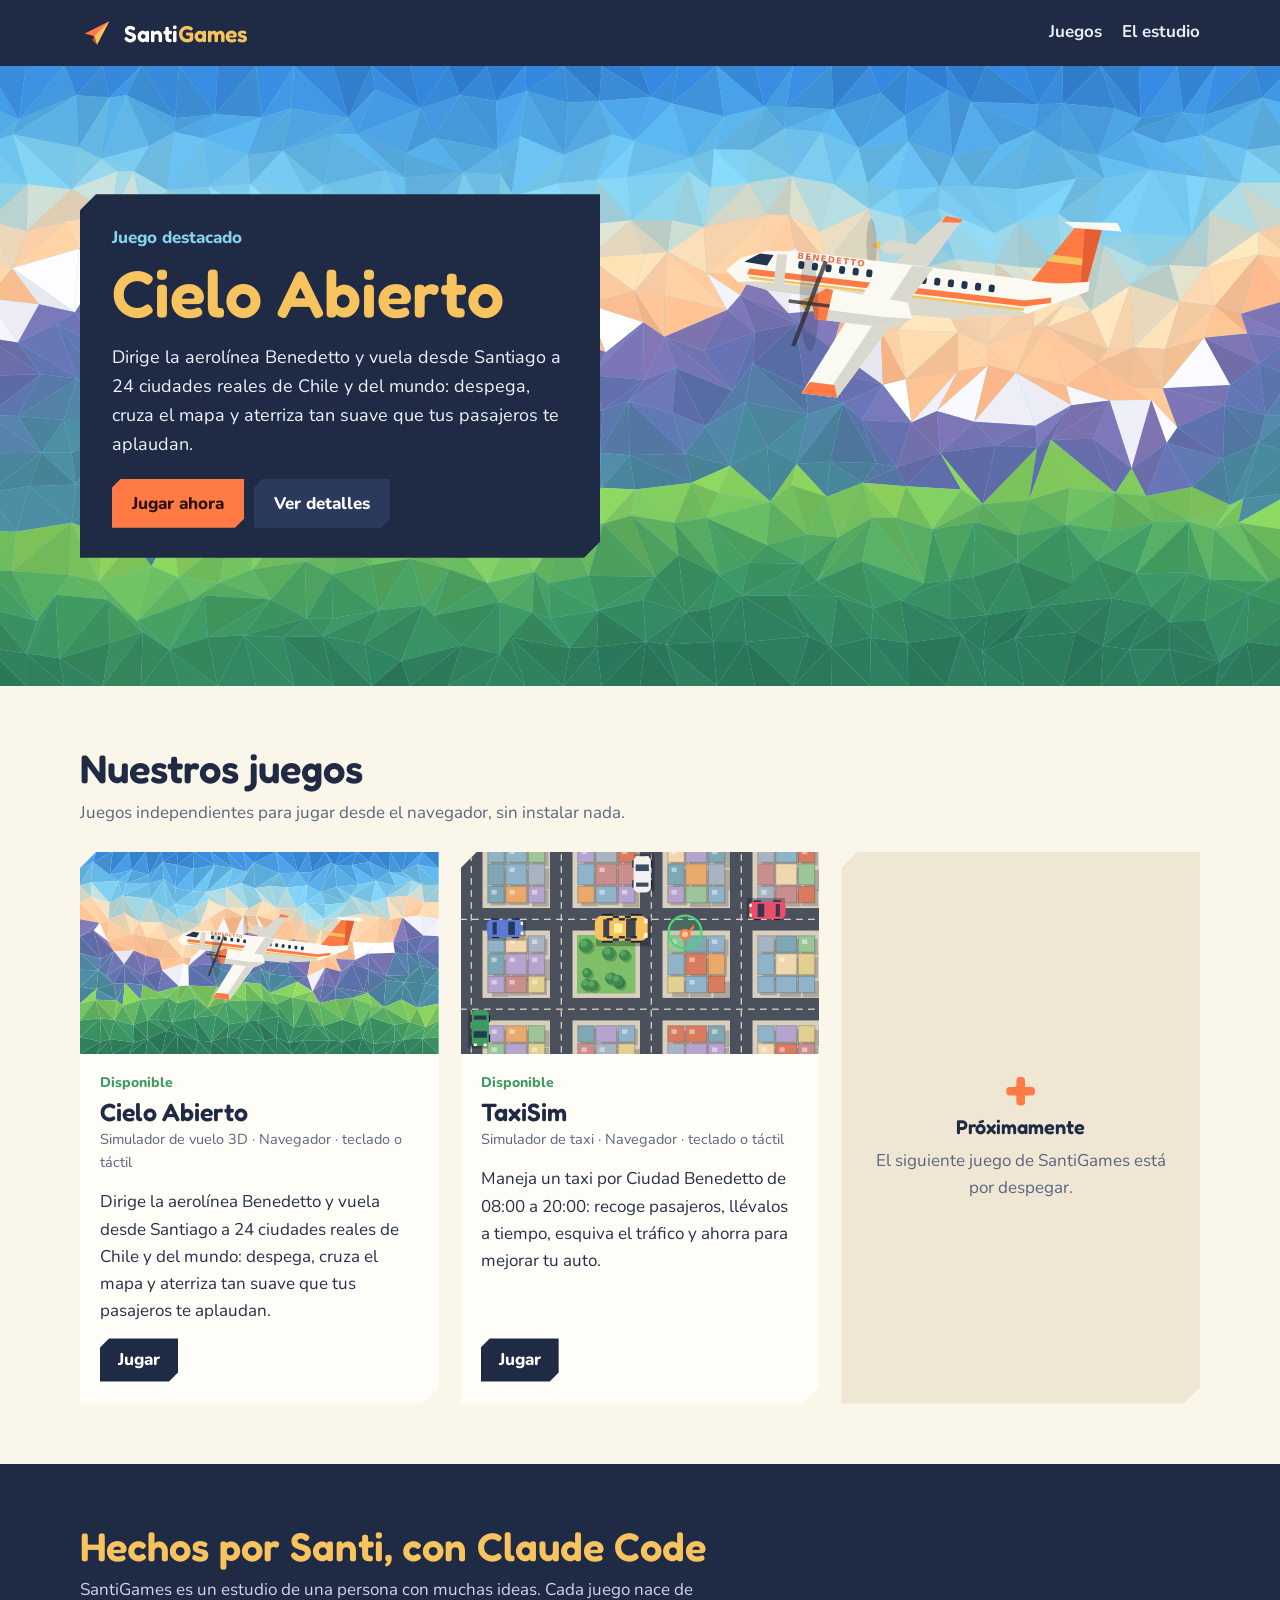
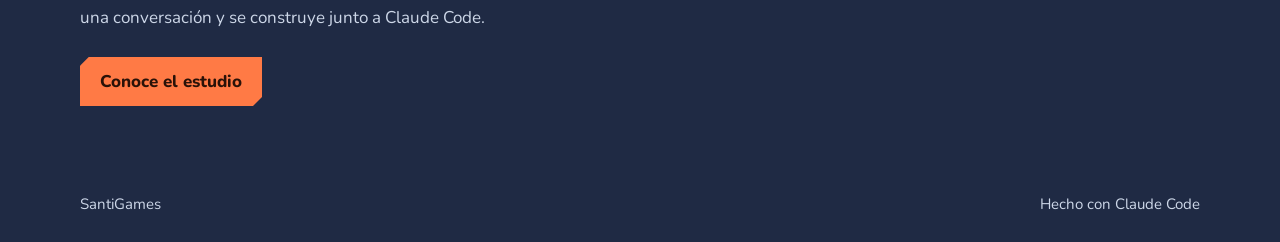
<file: index.html>
<!doctype html>
<html lang="es">
<head>
  <meta charset="utf-8">
  <meta name="viewport" content="width=device-width, initial-scale=1">
  <title>SantiGames</title>
  <meta name="description" content="SantiGames es un estudio independiente de videojuegos creados por Santi con Claude Code.">
  <link rel="icon" href="assets/icono.svg" type="image/svg+xml">
  <link rel="preconnect" href="https://fonts.googleapis.com">
  <link rel="preconnect" href="https://fonts.gstatic.com" crossorigin>
  <link rel="stylesheet" href="https://fonts.googleapis.com/css2?family=Fredoka:wght@600&family=Nunito:wght@400;700;800&display=swap">
  <link rel="stylesheet" href="css/estilos.css">
</head>
<body>
  <header class="cabecera">
    <div class="contenedor">
      <a class="marca" href="index.html"><img src="assets/icono.svg" alt=""><span>Santi<span>Games</span></span></a>
      <nav aria-label="Principal">
        <a href="#juegos">Juegos</a>
        <a href="estudio.html">El estudio</a>
      </nav>
    </div>
  </header>

  <main>
    <section class="heroe">
      <img src="assets/hero.svg" alt="">
      <div class="contenedor"><div class="panel" id="destacado"></div></div>
    </section>

    <section class="seccion" id="juegos">
      <div class="contenedor">
        <h2>Nuestros juegos</h2>
        <p class="intro">Juegos independientes para jugar desde el navegador, sin instalar nada.</p>
        <div class="rejilla" id="catalogo"></div>
      </div>
    </section>

    <section class="seccion banda">
      <div class="contenedor">
        <h2>Hechos por Santi, con Claude Code</h2>
        <p class="intro">SantiGames es un estudio de una persona con muchas ideas. Cada juego nace de una conversación y se construye junto a Claude Code.</p>
        <a class="boton" href="estudio.html">Conoce el estudio</a>
      </div>
    </section>
  </main>

  <footer class="pie">
    <div class="contenedor"><p>SantiGames</p><p>Hecho con Claude Code</p></div>
  </footer>

  <script src="datos/juegos.js"></script>
  <script src="js/sitio.js"></script>
</body>
</html>
</file>
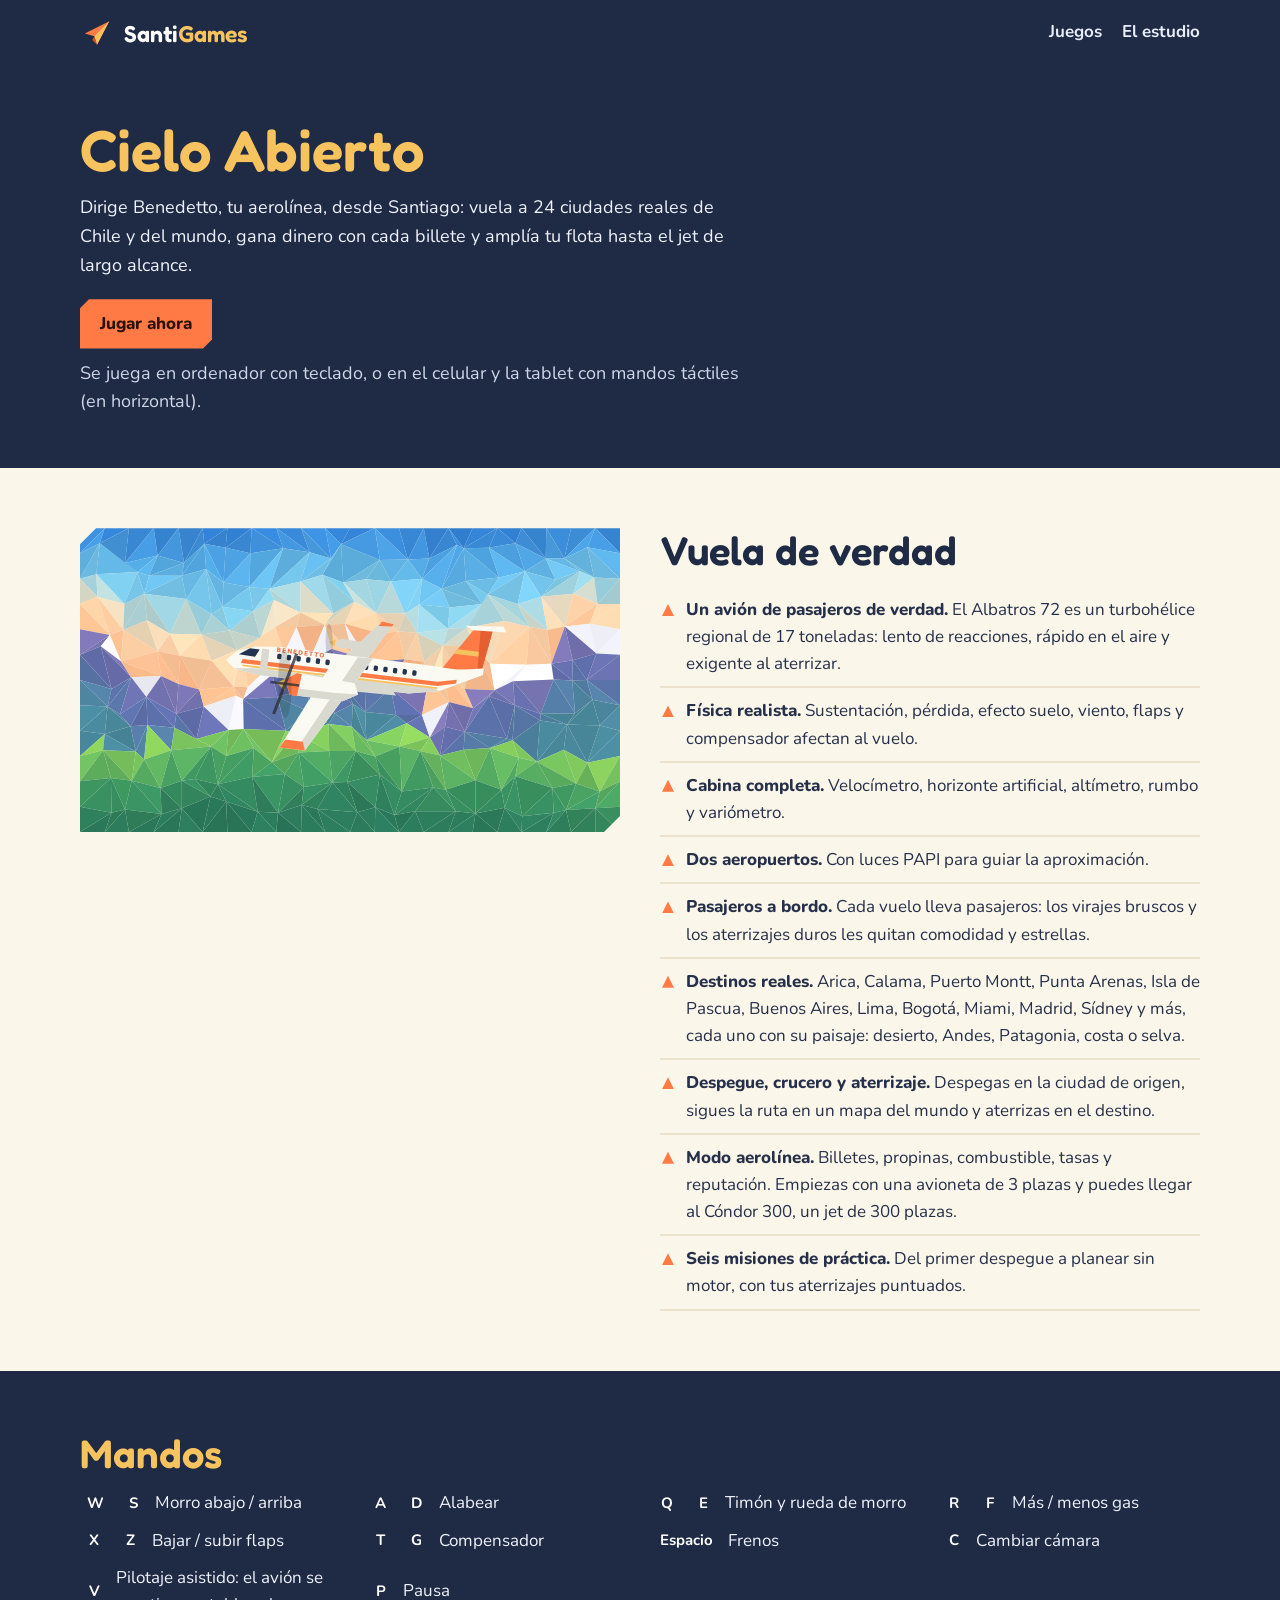
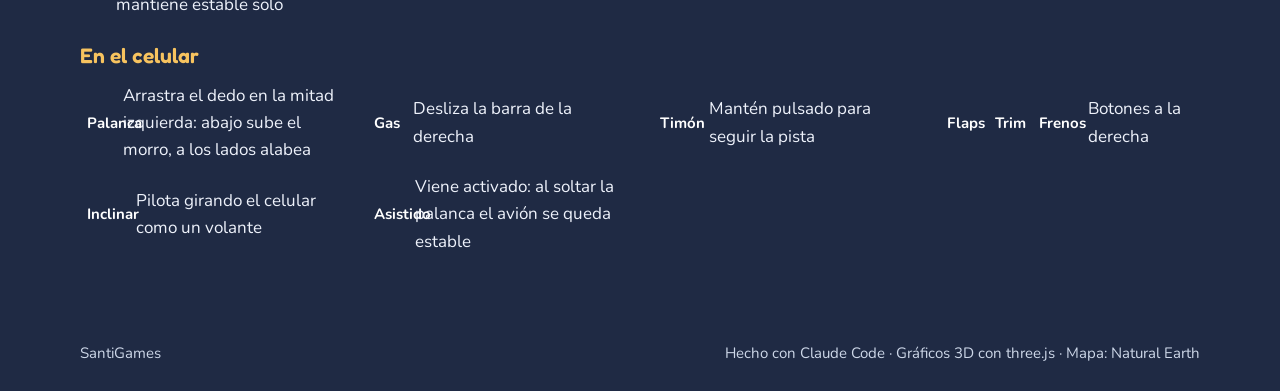
<file: juegos/cielo-abierto/index.html>
<!doctype html>
<html lang="es">
<head>
  <meta charset="utf-8">
  <meta name="viewport" content="width=device-width, initial-scale=1">
  <title>Cielo Abierto · SantiGames</title>
  <meta name="description" content="Simulador de vuelo 3D low-poly para jugar en el navegador.">
  <link rel="icon" href="iconos/icono.svg" type="image/svg+xml">
  <link rel="manifest" href="manifest.webmanifest">
  <link rel="apple-touch-icon" href="iconos/apple-touch-icon.png">
  <meta name="apple-mobile-web-app-title" content="Cielo Abierto">
  <meta name="apple-mobile-web-app-status-bar-style" content="black-translucent">
  <meta name="theme-color" content="#1f2a44">
  <link rel="preconnect" href="https://fonts.googleapis.com">
  <link rel="preconnect" href="https://fonts.gstatic.com" crossorigin>
  <link rel="stylesheet" href="https://fonts.googleapis.com/css2?family=Fredoka:wght@600&family=Nunito:wght@400;700;800&display=swap">
  <link rel="stylesheet" href="../../css/estilos.css">
</head>
<body>
  <header class="cabecera">
    <div class="contenedor">
      <a class="marca" href="../../index.html"><img src="../../assets/icono.svg" alt=""><span>Santi<span>Games</span></span></a>
      <nav aria-label="Principal">
        <a href="../../index.html#juegos">Juegos</a>
        <a href="../../estudio.html">El estudio</a>
      </nav>
    </div>
  </header>

  <main>
    <section class="cabeza-pagina">
      <div class="contenedor">
        <h1>Cielo Abierto</h1>
        <p>Dirige Benedetto, tu aerolínea, desde Santiago: vuela a 24 ciudades reales de Chile y del mundo, gana dinero con cada billete y amplía tu flota hasta el jet de largo alcance.</p>
        <div class="acciones"><a class="boton principal" href="jugar.html">Jugar ahora</a><button type="button" class="boton" data-instalar="ayuda-ios-ficha" hidden>Instalar app</button></div>
        <p id="ayuda-ios-ficha" class="aviso-escritorio" hidden>En iPhone o iPad: abre esta página en Safari, toca el botón <b>Compartir</b> (el cuadrado con la flecha hacia arriba) y elige <b>Añadir a pantalla de inicio</b>.</p>
        <p class="aviso-escritorio">Se juega en ordenador con teclado, o en el celular y la tablet con mandos táctiles (en horizontal).</p>
      </div>
    </section>

    <section class="seccion">
      <div class="contenedor columnas">
        <img src="portada.svg" alt="Portada de Cielo Abierto: el Albatros 72, un turbohélice de pasajeros, sobre montañas low-poly">
        <div>
          <h2>Vuela de verdad</h2>
          <ul class="lista">
            <li><strong>Un avión de pasajeros de verdad.</strong> El Albatros 72 es un turbohélice regional de 17 toneladas: lento de reacciones, rápido en el aire y exigente al aterrizar.</li>
            <li><strong>Física realista.</strong> Sustentación, pérdida, efecto suelo, viento, flaps y compensador afectan al vuelo.</li>
            <li><strong>Cabina completa.</strong> Velocímetro, horizonte artificial, altímetro, rumbo y variómetro.</li>
            <li><strong>Dos aeropuertos.</strong> Con luces PAPI para guiar la aproximación.</li>
            <li><strong>Pasajeros a bordo.</strong> Cada vuelo lleva pasajeros: los virajes bruscos y los aterrizajes duros les quitan comodidad y estrellas.</li>
            <li><strong>Destinos reales.</strong> Arica, Calama, Puerto Montt, Punta Arenas, Isla de Pascua, Buenos Aires, Lima, Bogotá, Miami, Madrid, Sídney y más, cada uno con su paisaje: desierto, Andes, Patagonia, costa o selva.</li>
            <li><strong>Despegue, crucero y aterrizaje.</strong> Despegas en la ciudad de origen, sigues la ruta en un mapa del mundo y aterrizas en el destino.</li>
            <li><strong>Modo aerolínea.</strong> Billetes, propinas, combustible, tasas y reputación. Empiezas con una avioneta de 3 plazas y puedes llegar al Cóndor 300, un jet de 300 plazas.</li>
            <li><strong>Seis misiones de práctica.</strong> Del primer despegue a planear sin motor, con tus aterrizajes puntuados.</li>
          </ul>
        </div>
      </div>
    </section>

    <section class="seccion banda">
      <div class="contenedor">
        <h2>Mandos</h2>
        <div class="mandos">
          <div><kbd>W</kbd><kbd>S</kbd> Morro abajo / arriba</div>
          <div><kbd>A</kbd><kbd>D</kbd> Alabear</div>
          <div><kbd>Q</kbd><kbd>E</kbd> Timón y rueda de morro</div>
          <div><kbd>R</kbd><kbd>F</kbd> Más / menos gas</div>
          <div><kbd>X</kbd><kbd>Z</kbd> Bajar / subir flaps</div>
          <div><kbd>T</kbd><kbd>G</kbd> Compensador</div>
          <div><kbd>Espacio</kbd> Frenos</div>
          <div><kbd>C</kbd> Cambiar cámara</div>
          <div><kbd>V</kbd> Pilotaje asistido: el avión se mantiene estable solo</div>
          <div><kbd>P</kbd> Pausa</div>
        </div>
        <h3>En el celular</h3>
        <div class="mandos">
          <div><kbd>Palanca</kbd> Arrastra el dedo en la mitad izquierda: abajo sube el morro, a los lados alabea</div>
          <div><kbd>Gas</kbd> Desliza la barra de la derecha</div>
          <div><kbd>Timón</kbd> Mantén pulsado para seguir la pista</div>
          <div><kbd>Flaps</kbd><kbd>Trim</kbd><kbd>Frenos</kbd> Botones a la derecha</div>
          <div><kbd>Inclinar</kbd> Pilota girando el celular como un volante</div>
          <div><kbd>Asistido</kbd> Viene activado: al soltar la palanca el avión se queda estable</div>
        </div>
      </div>
    </section>
  </main>

  <footer class="pie">
    <div class="contenedor"><p>SantiGames</p><p>Hecho con Claude Code · Gráficos 3D con three.js · Mapa: Natural Earth</p></div>
  </footer>
  <script src="js/instalar.js"></script>
</body>
</html>
</file>
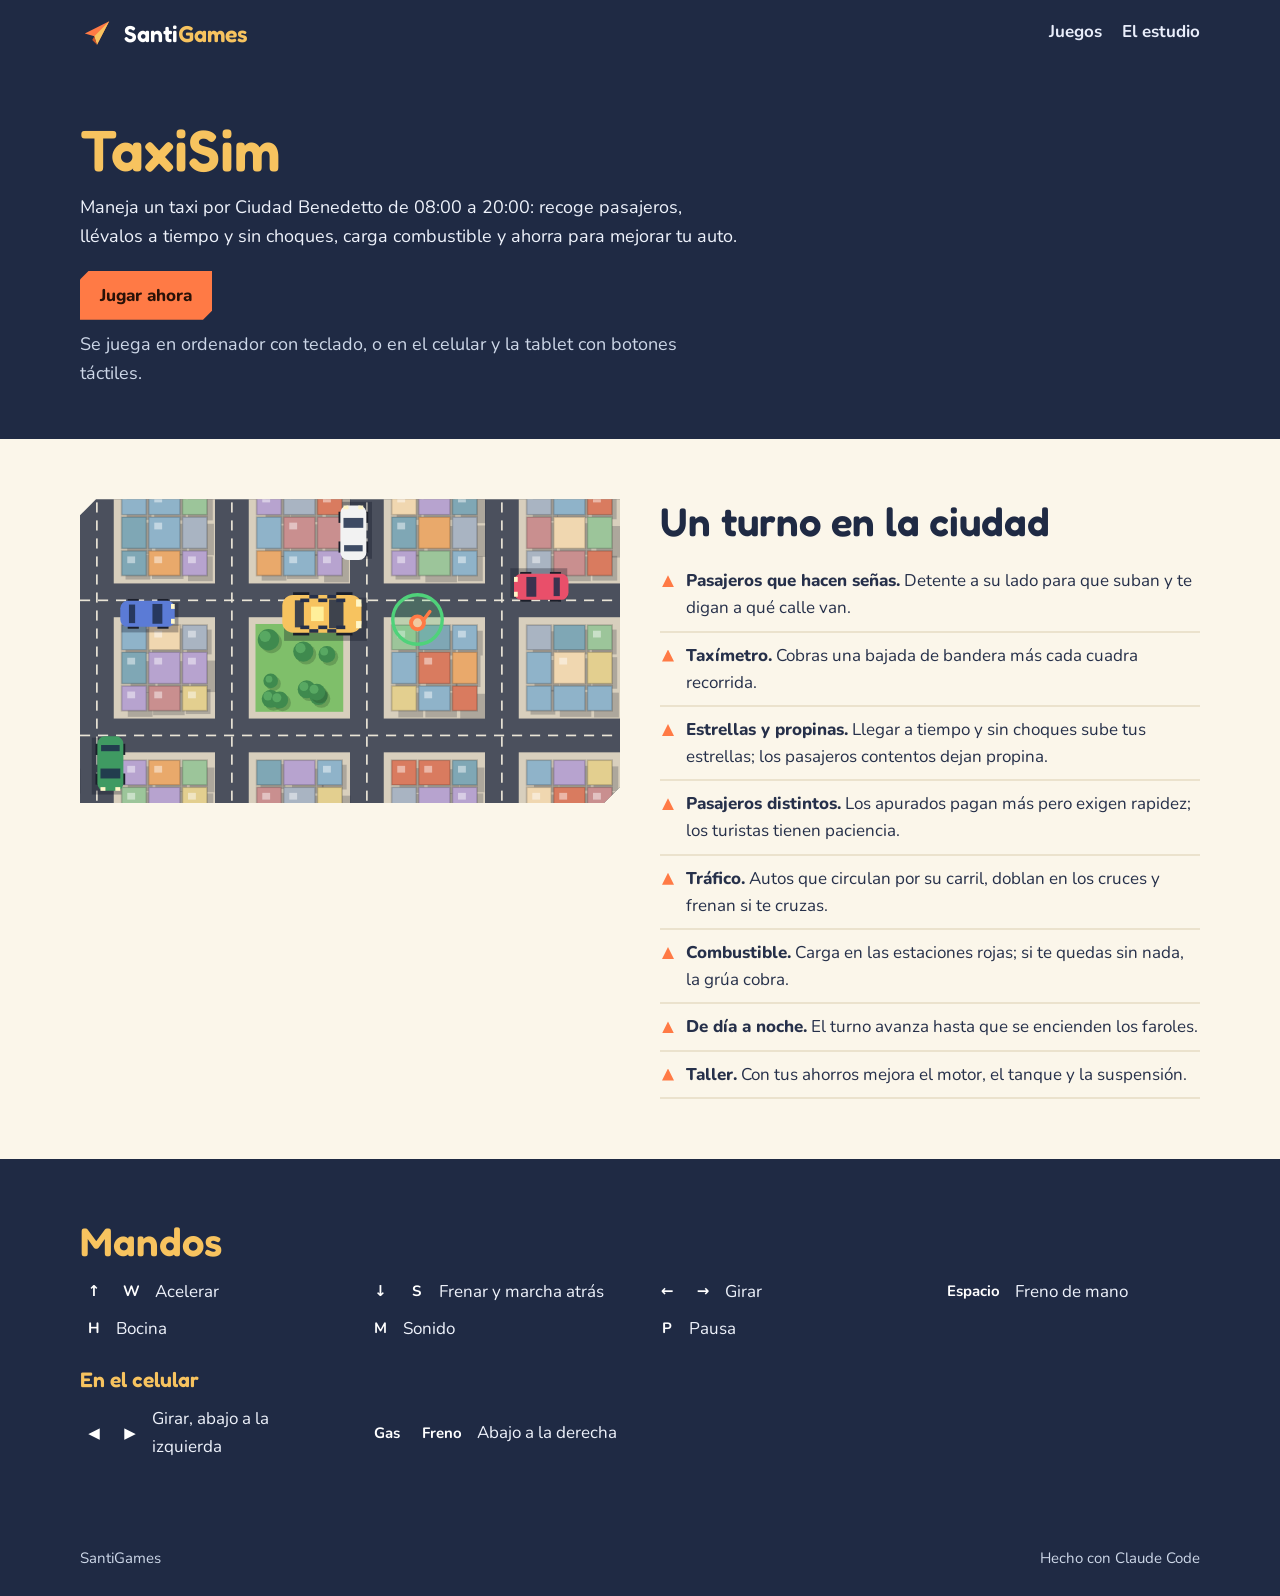
<file: juegos/taxisim/index.html>
<!doctype html>
<html lang="es">
<head>
  <meta charset="utf-8">
  <meta name="viewport" content="width=device-width, initial-scale=1">
  <title>TaxiSim · SantiGames</title>
  <meta name="description" content="Simulador de taxi con vista desde arriba para jugar en el navegador.">
  <link rel="icon" href="icono.svg" type="image/svg+xml">
  <link rel="preconnect" href="https://fonts.googleapis.com">
  <link rel="preconnect" href="https://fonts.gstatic.com" crossorigin>
  <link rel="stylesheet" href="https://fonts.googleapis.com/css2?family=Fredoka:wght@600&family=Nunito:wght@400;700;800&display=swap">
  <link rel="stylesheet" href="../../css/estilos.css">
</head>
<body>
  <header class="cabecera">
    <div class="contenedor">
      <a class="marca" href="../../index.html"><img src="../../assets/icono.svg" alt=""><span>Santi<span>Games</span></span></a>
      <nav aria-label="Principal">
        <a href="../../index.html#juegos">Juegos</a>
        <a href="../../estudio.html">El estudio</a>
      </nav>
    </div>
  </header>

  <main>
    <section class="cabeza-pagina">
      <div class="contenedor">
        <h1>TaxiSim</h1>
        <p>Maneja un taxi por Ciudad Benedetto de 08:00 a 20:00: recoge pasajeros, llévalos a tiempo y sin choques, carga combustible y ahorra para mejorar tu auto.</p>
        <div class="acciones"><a class="boton principal" href="jugar.html">Jugar ahora</a></div>
        <p class="aviso-escritorio">Se juega en ordenador con teclado, o en el celular y la tablet con botones táctiles.</p>
      </div>
    </section>

    <section class="seccion">
      <div class="contenedor columnas">
        <img src="portada.svg" alt="Portada de TaxiSim: un taxi amarillo en una ciudad vista desde arriba, con una pasajera haciendo señas en la acera">
        <div>
          <h2>Un turno en la ciudad</h2>
          <ul class="lista">
            <li><strong>Pasajeros que hacen señas.</strong> Detente a su lado para que suban y te digan a qué calle van.</li>
            <li><strong>Taxímetro.</strong> Cobras una bajada de bandera más cada cuadra recorrida.</li>
            <li><strong>Estrellas y propinas.</strong> Llegar a tiempo y sin choques sube tus estrellas; los pasajeros contentos dejan propina.</li>
            <li><strong>Pasajeros distintos.</strong> Los apurados pagan más pero exigen rapidez; los turistas tienen paciencia.</li>
            <li><strong>Tráfico.</strong> Autos que circulan por su carril, doblan en los cruces y frenan si te cruzas.</li>
            <li><strong>Combustible.</strong> Carga en las estaciones rojas; si te quedas sin nada, la grúa cobra.</li>
            <li><strong>De día a noche.</strong> El turno avanza hasta que se encienden los faroles.</li>
            <li><strong>Taller.</strong> Con tus ahorros mejora el motor, el tanque y la suspensión.</li>
          </ul>
        </div>
      </div>
    </section>

    <section class="seccion banda">
      <div class="contenedor">
        <h2>Mandos</h2>
        <div class="mandos">
          <div><kbd>↑</kbd><kbd>W</kbd> Acelerar</div>
          <div><kbd>↓</kbd><kbd>S</kbd> Frenar y marcha atrás</div>
          <div><kbd>←</kbd><kbd>→</kbd> Girar</div>
          <div><kbd>Espacio</kbd> Freno de mano</div>
          <div><kbd>H</kbd> Bocina</div>
          <div><kbd>M</kbd> Sonido</div>
          <div><kbd>P</kbd> Pausa</div>
        </div>
        <h3>En el celular</h3>
        <div class="mandos">
          <div><kbd>◀</kbd><kbd>▶</kbd> Girar, abajo a la izquierda</div>
          <div><kbd>Gas</kbd><kbd>Freno</kbd> Abajo a la derecha</div>
        </div>
      </div>
    </section>
  </main>

  <footer class="pie">
    <div class="contenedor"><p>SantiGames</p><p>Hecho con Claude Code</p></div>
  </footer>
</body>
</html>
</file>
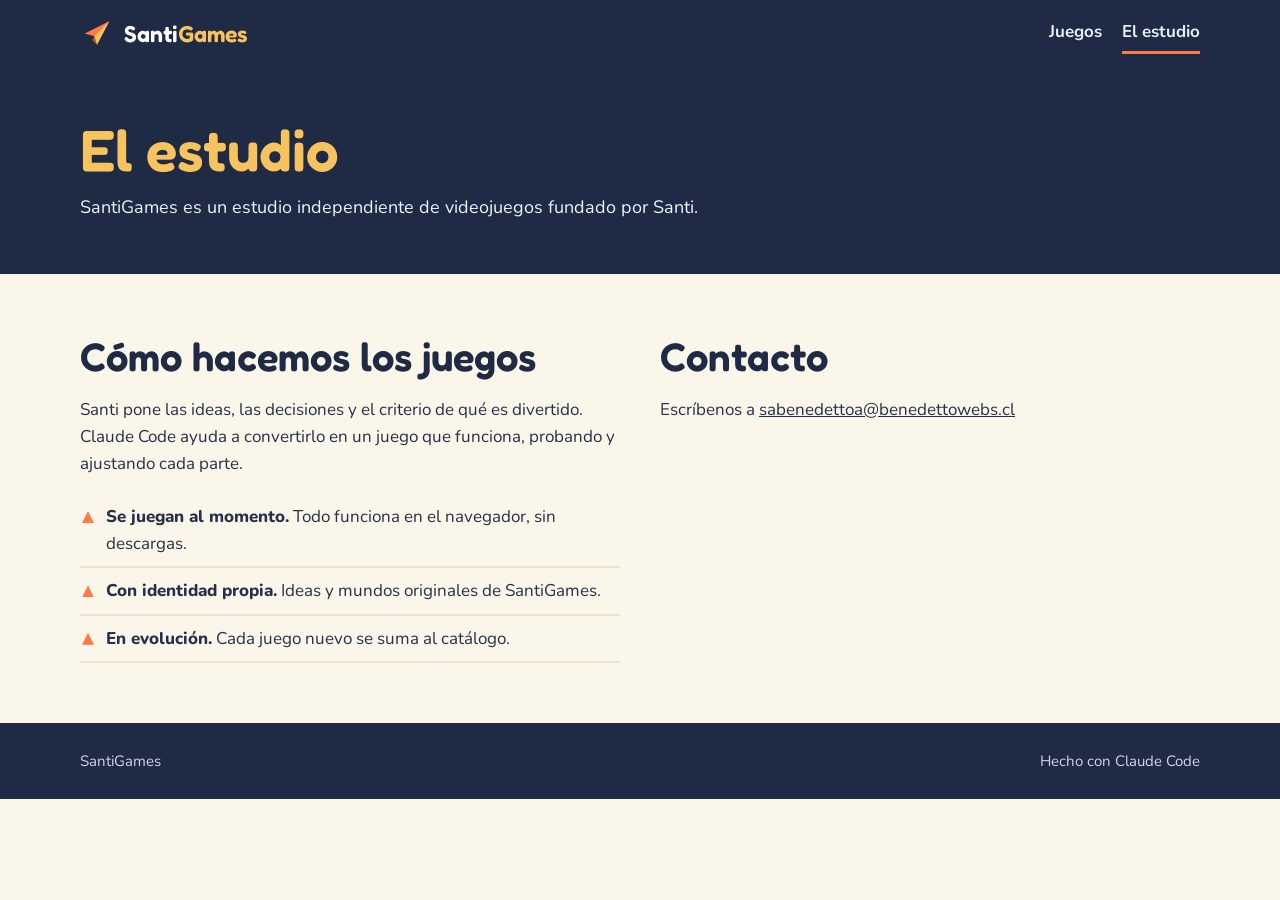
<file: estudio.html>
<!doctype html>
<html lang="es">
<head>
  <meta charset="utf-8">
  <meta name="viewport" content="width=device-width, initial-scale=1">
  <title>El estudio · SantiGames</title>
  <meta name="description" content="Quién hace SantiGames y cómo se crean sus videojuegos.">
  <link rel="icon" href="assets/icono.svg" type="image/svg+xml">
  <link rel="preconnect" href="https://fonts.googleapis.com">
  <link rel="preconnect" href="https://fonts.gstatic.com" crossorigin>
  <link rel="stylesheet" href="https://fonts.googleapis.com/css2?family=Fredoka:wght@600&family=Nunito:wght@400;700;800&display=swap">
  <link rel="stylesheet" href="css/estilos.css">
</head>
<body>
  <header class="cabecera">
    <div class="contenedor">
      <a class="marca" href="index.html"><img src="assets/icono.svg" alt=""><span>Santi<span>Games</span></span></a>
      <nav aria-label="Principal">
        <a href="index.html#juegos">Juegos</a>
        <a href="estudio.html" aria-current="page">El estudio</a>
      </nav>
    </div>
  </header>

  <main>
    <section class="cabeza-pagina">
      <div class="contenedor">
        <h1>El estudio</h1>
        <p>SantiGames es un estudio independiente de videojuegos fundado por Santi.</p>
      </div>
    </section>

    <section class="seccion">
      <div class="contenedor columnas">
        <div>
          <h2>Cómo hacemos los juegos</h2>
          <p>Santi pone las ideas, las decisiones y el criterio de qué es divertido. Claude Code ayuda a convertirlo en un juego que funciona, probando y ajustando cada parte.</p>
          <ul class="lista">
            <li><strong>Se juegan al momento.</strong> Todo funciona en el navegador, sin descargas.</li>
            <li><strong>Con identidad propia.</strong> Ideas y mundos originales de SantiGames.</li>
            <li><strong>En evolución.</strong> Cada juego nuevo se suma al catálogo.</li>
          </ul>
        </div>
        <div>
          <h2>Contacto</h2>
          <p id="contacto-dato"></p>
        </div>
      </div>
    </section>
  </main>

  <footer class="pie">
    <div class="contenedor"><p>SantiGames</p><p>Hecho con Claude Code</p></div>
  </footer>

  <script src="datos/juegos.js"></script>
  <script src="js/sitio.js"></script>
</body>
</html>
</file>
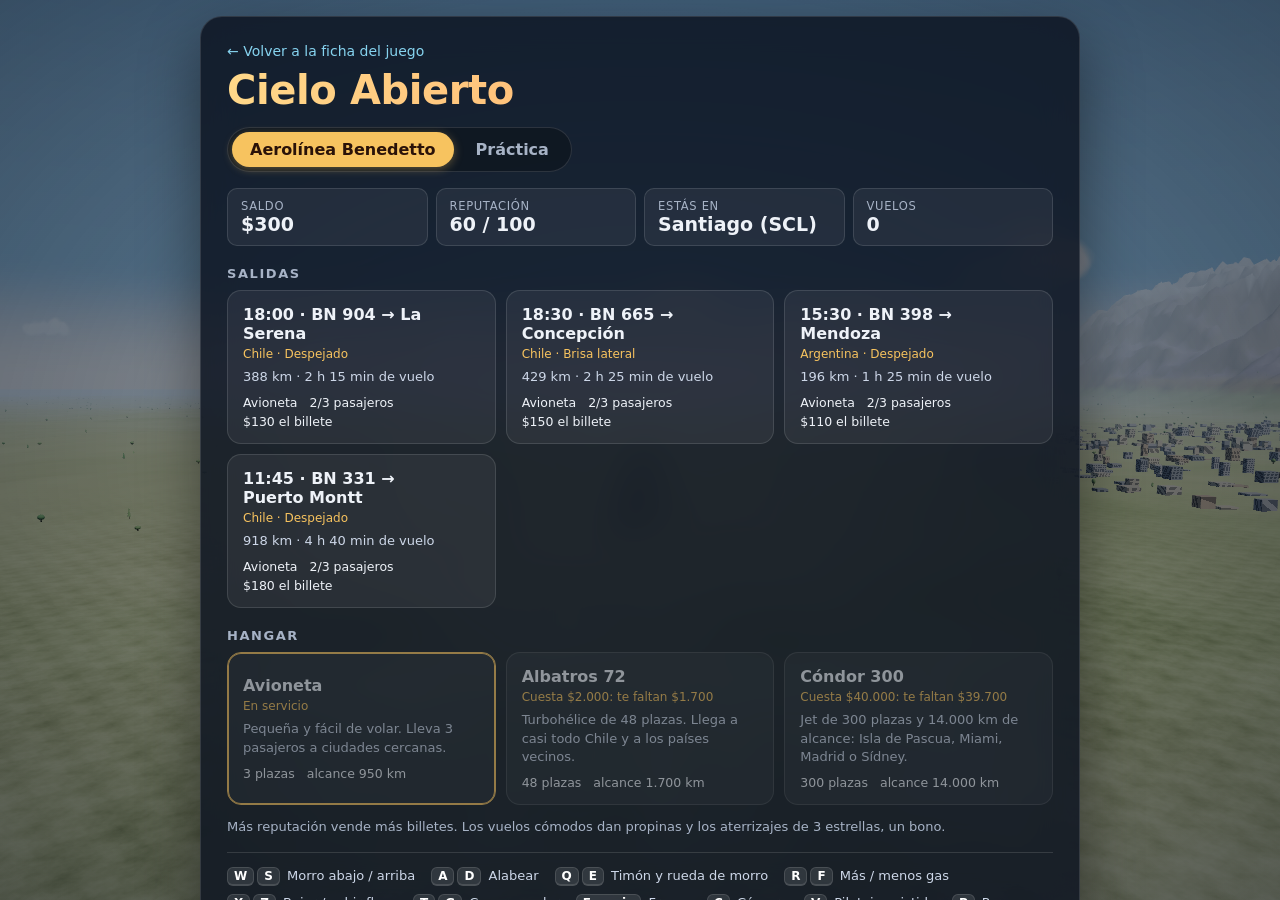
<file: juegos/cielo-abierto/jugar.html>
<!doctype html>
<html lang="es">
<head>
  <meta charset="utf-8">
  <meta name="viewport" content="width=device-width, initial-scale=1, viewport-fit=cover">
  <meta name="theme-color" content="#1f2a44">
  <meta name="mobile-web-app-capable" content="yes">
  <title>Cielo Abierto · SantiGames</title>
  <link rel="icon" href="iconos/icono.svg" type="image/svg+xml">
  <link rel="manifest" href="manifest.webmanifest">
  <link rel="apple-touch-icon" href="iconos/apple-touch-icon.png">
  <meta name="apple-mobile-web-app-capable" content="yes">
  <meta name="apple-mobile-web-app-title" content="Cielo Abierto">
  <meta name="apple-mobile-web-app-status-bar-style" content="black-translucent">
  <link rel="stylesheet" href="juego.css">
</head>
<body>
  <canvas id="escena" tabindex="0" aria-label="Vista 3D del vuelo"></canvas>

  <div id="hud" hidden>
    <div class="tarjeta-objetivo">
      <p id="objetivo"></p>
      <p id="ruta"></p>
      <p id="pasajeros"></p>
      <p id="consejo"></p>
    </div>
    <div id="alertas" role="status"></div>
    <div id="aviso" role="status"></div>
    <canvas id="panel" aria-label="Instrumentos de vuelo"></canvas>

    <div id="tactil" aria-label="Mandos táctiles">
      <div id="botones-sup">
        <button id="t-asistido" type="button" aria-pressed="false">Asistido</button>
        <button id="t-inclinar" type="button" aria-pressed="false">Inclinar</button>
        <button id="t-camara" type="button">Cámara</button>
        <button id="t-sonido" type="button">Sonido</button>
        <button id="t-pausa" type="button" aria-label="Pausa">❚❚</button>
      </div>
      <div id="zona-palanca">
        <div id="palanca"><div id="pomo"></div></div>
      </div>
      <div id="mandos-der">
        <div class="rejilla">
          <button type="button" data-mantener="trim-arriba" aria-label="Compensador morro arriba">Trim ▲</button>
          <button type="button" data-mantener="trim-abajo" aria-label="Compensador morro abajo">Trim ▼</button>
          <button type="button" id="t-flaps-menos" aria-label="Subir flaps">Flaps −</button>
          <button type="button" id="t-flaps-mas" aria-label="Bajar flaps">Flaps +</button>
          <button type="button" data-mantener="timon-izq" aria-label="Timón a la izquierda">◀ Timón</button>
          <button type="button" data-mantener="timon-der" aria-label="Timón a la derecha">Timón ▶</button>
          <button type="button" data-mantener="freno" class="ancho">Frenos</button>
        </div>
        <div id="gas" role="slider" aria-label="Gas" aria-valuemin="0" aria-valuemax="100" aria-valuenow="0">
          <span class="etiqueta">GAS</span>
          <div class="carril"><div id="gas-relleno"></div><div id="gas-tirador"></div></div>
        </div>
      </div>
    </div>
  </div>

  <div id="girar" hidden>
    <div class="caja">
      <p class="icono-girar" aria-hidden="true">⟳</p>
      <h2>Gira el celular</h2>
      <p>Cielo Abierto se pilota con el celular en horizontal.</p>
    </div>
  </div>

  <section id="menu" class="pantalla" hidden>
    <div class="caja ancha">
      <div class="arriba-menu">
        <a class="volver" href="index.html">← Volver a la ficha del juego</a>
        <button type="button" class="instalar" data-instalar="ayuda-ios-juego" hidden>Instalar app</button>
      </div>
      <p id="ayuda-ios-juego" class="nota ayuda-ios" hidden>En iPhone o iPad: abre esta página en Safari, toca el botón <b>Compartir</b> (el cuadrado con la flecha hacia arriba) y elige <b>Añadir a pantalla de inicio</b>.</p>
      <h1>Cielo Abierto</h1>
      <div class="pestanas" role="tablist">
        <button type="button" role="tab" id="tab-aerolinea" aria-controls="panel-aerolinea">Aerolínea Benedetto</button>
        <button type="button" role="tab" id="tab-practica" aria-controls="panel-practica">Práctica</button>
      </div>

      <section id="panel-aerolinea" role="tabpanel" aria-labelledby="tab-aerolinea">
        <div class="cuentas">
          <div><span>Saldo</span><strong id="a-saldo"></strong></div>
          <div><span>Reputación</span><strong id="a-reputacion"></strong></div>
          <div><span>Estás en</span><strong id="a-ubicacion"></strong></div>
          <div><span>Vuelos</span><strong id="a-vuelos"></strong></div>
        </div>
        <h2 class="titulo-seccion">Salidas</h2>
        <div id="salidas" class="lista-tarjetas"></div>
        <h2 class="titulo-seccion">Hangar</h2>
        <div id="hangar" class="lista-tarjetas"></div>
        <p class="nota">Más reputación vende más billetes. Los vuelos cómodos dan propinas y los aterrizajes de 3 estrellas, un bono.</p>
      </section>

      <section id="panel-practica" role="tabpanel" aria-labelledby="tab-practica" hidden>
        <p class="sub">Misiones para practicar con el Albatros 72</p>
        <div id="misiones" class="lista-tarjetas"></div>
      </section>
      <div class="ayuda-tactil">
        <span><b>Palanca</b> Arrastra el dedo en la mitad izquierda: abajo sube el morro, a los lados alabea</span>
        <span><b>Asistido</b> Activado: al soltar la palanca el avión se mantiene estable solo</span>
        <span><b>Gas</b> Desliza la barra de la derecha hacia arriba o abajo</span>
        <span><b>Timón</b> Mantén pulsado para seguir la línea de la pista</span>
        <span><b>Flaps y frenos</b> Botones a la derecha</span>
        <span><b>Inclinar</b> Activa el botón y pilota girando el celular como un volante</span>
        <span><b>Consejo</b> Juega con el celular en horizontal</span>
      </div>
      <div class="teclas">
        <span><kbd>W</kbd><kbd>S</kbd> Morro abajo / arriba</span>
        <span><kbd>A</kbd><kbd>D</kbd> Alabear</span>
        <span><kbd>Q</kbd><kbd>E</kbd> Timón y rueda de morro</span>
        <span><kbd>R</kbd><kbd>F</kbd> Más / menos gas</span>
        <span><kbd>X</kbd><kbd>Z</kbd> Bajar / subir flaps</span>
        <span><kbd>T</kbd><kbd>G</kbd> Compensador</span>
        <span><kbd>Espacio</kbd> Frenos</span>
        <span><kbd>C</kbd> Cámara</span>
        <span><kbd>V</kbd> Pilotaje asistido</span>
        <span><kbd>P</kbd> Pausa</span>
        <span><kbd>M</kbd> Sonido</span>
      </div>
    </div>
  </section>

  <section id="crucero" class="pantalla" hidden>
    <div class="caja ancha caja-crucero">
      <p class="sub" id="c-vuelo"></p>
      <h2 id="c-ruta"></h2>
      <canvas id="mapa" aria-label="Mapa de la ruta"></canvas>
      <div class="cuentas">
        <div><span>Falta</span><strong id="c-falta"></strong></div>
        <div><span>Tiempo de vuelo</span><strong id="c-tiempo"></strong></div>
        <div><span>Altitud de crucero</span><strong id="c-altitud"></strong></div>
        <div><span>Pasajeros</span><strong id="c-pasajeros"></strong></div>
      </div>
      <div id="c-evento" hidden>
        <p id="c-evento-texto"></p>
        <div class="botones-evento">
          <button type="button" id="c-opcion-a" class="principal"></button>
          <button type="button" id="c-opcion-b"></button>
        </div>
      </div>
      <p id="c-mensaje" class="nota"></p>
      <div class="botones-evento">
        <button type="button" id="c-acelerar">Acelerar ×4</button>
        <button type="button" id="c-saltar" class="principal">Ir al aterrizaje</button>
      </div>
    </div>
  </section>

  <section id="pausa" class="pantalla" hidden>
    <div class="caja">
      <h2>Pausa</h2>
      <button id="b-seguir" class="principal">Seguir volando</button>
      <button id="b-reiniciar">Reiniciar misión</button>
      <button id="b-menu">Salir del vuelo</button>
    </div>
  </section>

  <section id="fin" class="pantalla" hidden>
    <div class="caja">
      <h2 id="fin-titulo"></h2>
      <p id="fin-estrellas" class="estrellas-grandes"></p>
      <p id="fin-detalle"></p>
      <table id="fin-cuentas" hidden><tbody></tbody></table>
      <button id="b-reintentar" class="principal">Volver a intentarlo</button>
      <button id="b-menu-fin">Elegir otra misión</button>
    </div>
  </section>

  <script src="vendor/three.min.js"></script>
  <script src="js/destinos.js"></script>
  <script src="js/mapa-tierra.js"></script>
  <script src="js/mapa.js"></script>
  <script src="js/terreno.js"></script>
  <script src="js/fisica.js"></script>
  <script src="js/mundo.js"></script>
  <script src="js/instrumentos.js"></script>
  <script src="js/pasajeros.js"></script>
  <script src="js/aerolinea.js"></script>
  <script src="js/misiones.js"></script>
  <script src="js/asistencia.js"></script>
  <script src="js/instalar.js"></script>
  <script src="js/juego.js"></script>
</body>
</html>
</file>
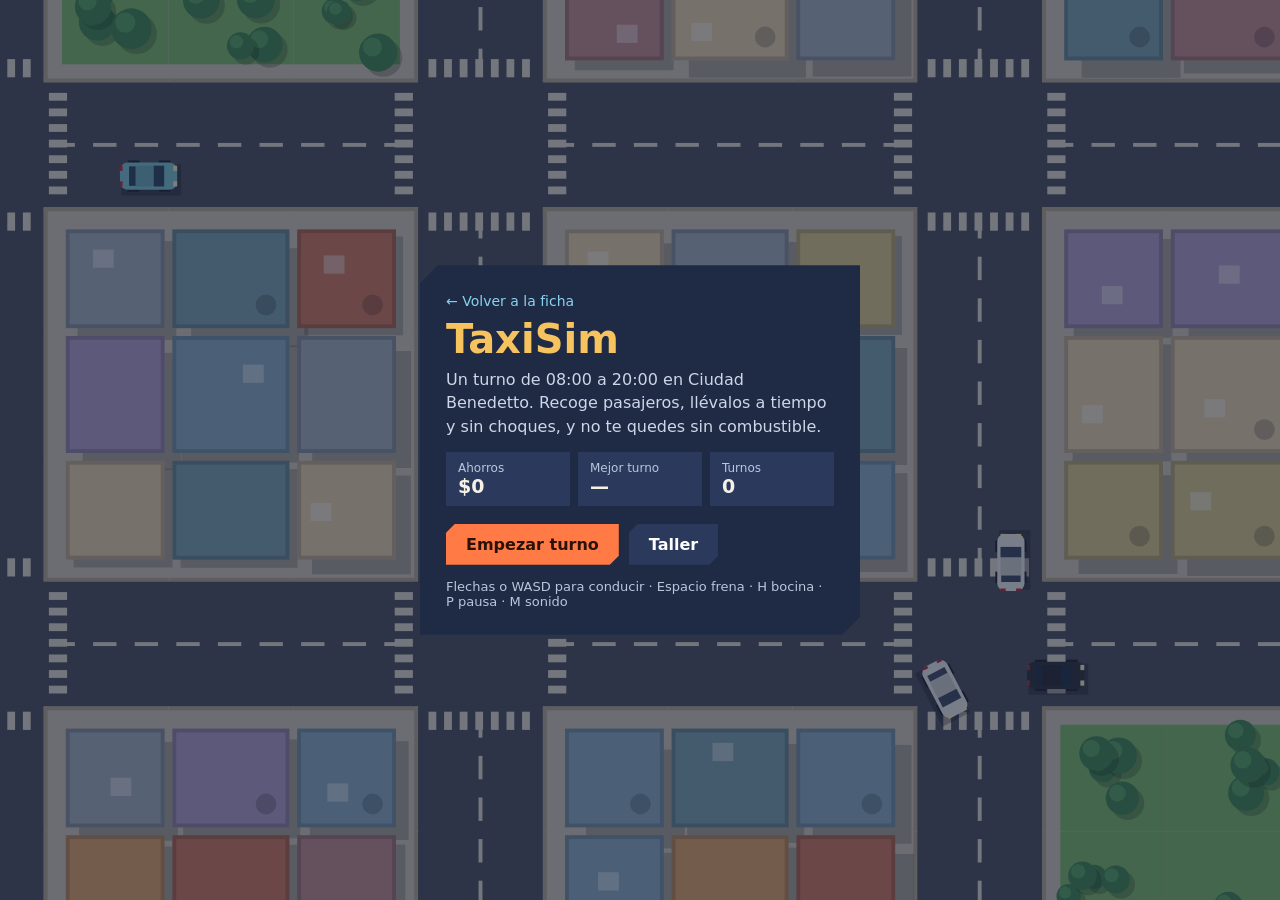
<file: juegos/taxisim/jugar.html>
<!doctype html>
<html lang="es">
<head>
  <meta charset="utf-8">
  <meta name="viewport" content="width=device-width, initial-scale=1, viewport-fit=cover">
  <meta name="theme-color" content="#1f2a44">
  <title>TaxiSim · SantiGames</title>
  <link rel="icon" href="icono.svg" type="image/svg+xml">
  <link rel="stylesheet" href="juego.css">
</head>
<body>
  <canvas id="escena" tabindex="0" aria-label="Vista de la ciudad desde arriba"></canvas>

  <div id="hud" hidden>
    <div class="tablero">
      <div><span>Caja</span><strong id="h-dinero">$0</strong></div>
      <div><span>Hora</span><strong id="h-hora">08:00</strong></div>
      <div><span>Velocidad</span><strong id="h-vel">0 km/h</strong></div>
      <div><span>Estrellas</span><strong id="h-estrellas">—</strong></div>
      <div class="ancho"><span>Combustible</span><div class="barra"><i id="h-fuel"></i></div></div>
    </div>
    <div id="viaje" hidden>
      <p id="v-nombre"></p>
      <p id="v-destino"></p>
      <div class="taximetro"><span>Taxímetro</span><strong id="v-tarifa">$0</strong></div>
      <div class="barra tiempo"><i id="v-tiempo"></i></div>
    </div>
    <p id="objetivo"></p>
    <div id="mensaje" role="status"></div>
    <canvas id="minimapa" aria-label="Mapa de la ciudad"></canvas>

    <div id="tactil" aria-label="Mandos táctiles">
      <div class="arriba-tactil">
        <button id="t-bocina" type="button">Bocina</button>
        <button id="t-sonido" type="button">Sonido</button>
        <button id="t-pausa" type="button" aria-label="Pausa">❚❚</button>
      </div>
      <div class="izq">
        <button data-tecla="izq" type="button" aria-label="Girar a la izquierda">◀</button>
        <button data-tecla="der" type="button" aria-label="Girar a la derecha">▶</button>
      </div>
      <div class="der">
        <button data-tecla="freno" type="button" class="freno">Freno</button>
        <button data-tecla="gas" type="button" class="gas">Gas</button>
      </div>
    </div>
  </div>

  <div id="menu" class="pantalla">
    <div class="caja">
      <a class="volver" href="index.html">← Volver a la ficha</a>
      <h1>TaxiSim</h1>
      <p class="sub">Un turno de 08:00 a 20:00 en Ciudad Benedetto. Recoge pasajeros, llévalos a tiempo y sin choques, y no te quedes sin combustible.</p>
      <div class="cuentas">
        <div><span>Ahorros</span><strong id="m-ahorros">$0</strong></div>
        <div><span>Mejor turno</span><strong id="m-mejor">—</strong></div>
        <div><span>Turnos</span><strong id="m-turnos">0</strong></div>
      </div>
      <div class="botones">
        <button id="b-jugar" class="boton principal" type="button">Empezar turno</button>
        <button id="b-taller" class="boton" type="button">Taller</button>
      </div>
      <p class="nota" id="ayuda-teclas">Flechas o WASD para conducir · Espacio frena · H bocina · P pausa · M sonido</p>
    </div>
  </div>

  <div id="taller" class="pantalla" hidden>
    <div class="caja">
      <h2>Taller</h2>
      <p class="sub">Mejora tu taxi con los ahorros de tus turnos. Tienes <strong id="t-ahorros">$0</strong>.</p>
      <div id="mejoras"></div>
      <div class="botones"><button id="b-volver-taller" class="boton" type="button">Volver</button></div>
    </div>
  </div>

  <div id="pausa" class="pantalla" hidden>
    <div class="caja">
      <h2>Pausa</h2>
      <div class="botones">
        <button id="b-seguir" class="boton principal" type="button">Seguir</button>
        <button id="b-terminar" class="boton" type="button">Terminar turno</button>
      </div>
    </div>
  </div>

  <div id="fin" class="pantalla" hidden>
    <div class="caja">
      <h2>Fin del turno</h2>
      <p class="sub" id="f-frase"></p>
      <div class="cuentas" id="f-cuentas"></div>
      <div class="botones">
        <button id="b-otra" class="boton principal" type="button">Otro turno</button>
        <button id="b-menu" class="boton" type="button">Menú</button>
      </div>
    </div>
  </div>

  <script src="js/juego.js"></script>
</body>
</html>
</file>
<file: css/estilos.css>
:root {
  --noche: #1f2a44; --noche-2: #2b3a5c; --crema: #fbf6ea; --blanco: #fffdf7;
  --coral: #ff7a45; --oro: #f7c35f; --cielo: #86d3ef; --verde: #3f9a62; --tinta: #26304a; --suave: #5a6580;
  --titulos: "Fredoka", "Trebuchet MS", system-ui, sans-serif;
  --texto: "Nunito", system-ui, -apple-system, "Segoe UI", sans-serif;
  --corte: polygon(16px 0, 100% 0, 100% calc(100% - 16px), calc(100% - 16px) 100%, 0 100%, 0 16px);
}
* { box-sizing: border-box; }
html { scroll-behavior: smooth; }
body { margin: 0; background: var(--crema); color: var(--tinta); font: 400 17px/1.6 var(--texto); }
img { display: block; max-width: 100%; }
a { color: inherit; }
a:focus-visible { outline: 3px solid var(--coral); outline-offset: 3px; }
h1, h2, h3 { font-family: var(--titulos); font-weight: 600; line-height: 1.12; margin: 0; color: var(--noche); }
.contenedor { width: min(1120px, 100% - 32px); margin-inline: auto; }

.cabecera { background: var(--noche); }
.cabecera .contenedor { display: flex; align-items: center; justify-content: space-between; gap: 16px; min-height: 66px; flex-wrap: wrap; }
.marca { display: inline-flex; align-items: center; gap: 10px; font: 600 23px var(--titulos); color: #fff; text-decoration: none; }
.marca img { width: 34px; height: 34px; }
.marca span span { color: var(--oro); }
nav { display: flex; gap: 20px; }
nav a { color: #e9eefb; text-decoration: none; font-weight: 700; padding: 6px 0; border-bottom: 3px solid transparent; }
nav a:hover, nav a[aria-current="page"] { border-color: var(--coral); }

.heroe { position: relative; min-height: min(620px, 80vh); display: flex; align-items: center; overflow: hidden; background: var(--cielo); }
.heroe > img { position: absolute; inset: 0; width: 100%; height: 100%; object-fit: cover; }
.heroe .contenedor { position: relative; padding-block: 48px; }
.panel { max-width: 520px; padding: 30px 32px; background: var(--noche); color: #eef2fb; clip-path: var(--corte); }
.panel h1 { font-size: clamp(42px, 7vw, 66px); color: var(--oro); }
.etiqueta { margin: 0 0 6px; font-weight: 800; color: var(--cielo); }
.entrada { margin: 12px 0 0; font-size: 18px; }
.acciones { display: flex; flex-wrap: wrap; gap: 10px; margin-top: 20px; }

.boton { display: inline-block; padding: 11px 20px; background: var(--noche-2); color: #fff; font-weight: 800; text-decoration: none; clip-path: polygon(9px 0, 100% 0, 100% calc(100% - 9px), calc(100% - 9px) 100%, 0 100%, 0 9px); transition: transform 0.15s, background 0.15s; }
.boton:hover { transform: translateY(-2px); background: #3a4d78; }
.boton.principal { background: var(--coral); color: #2a1208; }
button.boton { border: 0; font: inherit; font-weight: 800; cursor: pointer; }
[hidden] { display: none !important; }
.boton.principal:hover { background: #ff9365; }
.boton.pequeno { padding: 8px 18px; background: var(--noche); }

.seccion { padding-block: 60px; }
.seccion h2 { font-size: clamp(30px, 4vw, 40px); margin-bottom: 8px; }
.seccion .intro { margin: 0 0 26px; color: var(--suave); max-width: 62ch; }
.rejilla { display: grid; grid-template-columns: repeat(auto-fill, minmax(290px, 1fr)); gap: 22px; }
.tarjeta { background: var(--blanco); clip-path: var(--corte); display: flex; flex-direction: column; transition: transform 0.18s; }
.tarjeta:hover { transform: translateY(-4px); }
.portada img { width: 100%; aspect-ratio: 16 / 9; object-fit: cover; }
.cuerpo { padding: 18px 20px 22px; display: flex; flex-direction: column; align-items: flex-start; flex: 1; }
.cuerpo h3 { font-size: 25px; }
.cuerpo p { margin: 6px 0 14px; }
.cuerpo .boton { margin-top: auto; }
.cuerpo .estado { margin: 0 0 4px; font-size: 14px; font-weight: 800; color: var(--verde); }
.cuerpo .estado.desarrollo { color: #b5651d; }
.cuerpo .meta { margin: 2px 0 8px; font-size: 14.5px; color: var(--suave); }
.proxima { background: #efe7d3; align-items: center; justify-content: center; text-align: center; padding: 34px 26px; min-height: 280px; }
.proxima .signo { margin: 0; font: 600 62px/1 var(--titulos); color: var(--coral); }
.proxima p:last-child { margin: 8px 0 0; color: var(--suave); }

.banda { background: var(--noche); color: #eef2fb; }
.banda h2 { color: var(--oro); }
.banda h3 { margin-top: 26px; font-size: 21px; color: var(--oro); }
.banda .intro { color: #cdd7e8; }
.banda .boton { background: var(--coral); color: #2a1208; }

.cabeza-pagina { background: var(--noche); color: #eef2fb; padding-block: 52px; }
.cabeza-pagina h1 { color: var(--oro); font-size: clamp(40px, 6vw, 58px); }
.cabeza-pagina p { margin: 10px 0 0; max-width: 60ch; font-size: 18px; }
.columnas { display: grid; grid-template-columns: repeat(auto-fit, minmax(280px, 1fr)); gap: 40px; align-items: start; }
.columnas img { clip-path: var(--corte); width: 100%; }
.lista { margin: 14px 0 0; padding: 0; list-style: none; }
.lista li { padding: 9px 0 9px 26px; position: relative; border-bottom: 2px solid #ebe2cd; }
.lista li::before { content: ""; position: absolute; left: 2px; top: 17px; width: 12px; height: 12px; background: var(--coral); clip-path: polygon(50% 0, 100% 100%, 0 100%); }
.lista strong { font-weight: 800; }
.mandos { display: grid; grid-template-columns: repeat(auto-fill, minmax(245px, 1fr)); gap: 10px 26px; margin-top: 14px; }
.mandos div { display: flex; align-items: center; gap: 8px; }
kbd { display: inline-block; min-width: 28px; padding: 2px 7px; text-align: center; font: 700 15px var(--texto); background: var(--noche); color: #fff; }
.aviso-escritorio { margin-top: 12px; font-size: 15px; color: #cdd7e8; }

.pie { background: var(--noche); color: #cdd7e8; padding-block: 26px; font-size: 15px; }
.pie .contenedor { display: flex; justify-content: space-between; flex-wrap: wrap; gap: 8px 22px; }
.pie p { margin: 0; }

@media (max-width: 560px) {
  .seccion { padding-block: 42px; }
  .panel { padding: 24px 22px; }
  .heroe { align-items: flex-end; }
}
@media (prefers-reduced-motion: reduce) {
  html { scroll-behavior: auto; }
  .boton, .tarjeta { transition: none; }
}
</file>
<file: juegos/cielo-abierto/juego.css>
/* Cielo Abierto: interfaz de vidrio esmerilado sobre la escena 3D. */
:root {
  --fondo: #0f1724; --vidrio: rgba(16, 24, 38, 0.62); --vidrio-fuerte: rgba(14, 21, 34, 0.86); --borde: rgba(255, 255, 255, 0.12);
  --tarjeta: rgba(255, 255, 255, 0.06); --tarjeta-hover: rgba(255, 255, 255, 0.11);
  --texto: #eef2f8; --suave: #a7b3c6; --oro: #f7c35f; --coral: #ff7a45; --cielo: #86d3ef; --rojo: #ff5b5b; --verde: #6fd27a;
  --radio: 16px; --radio-chico: 10px;
}
* { box-sizing: border-box; }
html, body { margin: 0; height: 100%; overflow: hidden; background: var(--fondo); color: var(--texto); font-family: system-ui, -apple-system, "Segoe UI", Roboto, sans-serif; -webkit-font-smoothing: antialiased; }
[hidden] { display: none !important; }
#escena { position: fixed; inset: 0; width: 100%; height: 100%; display: block; outline: none; touch-action: none; }

#hud { position: fixed; inset: 0; pointer-events: none; --alto-panel: 150px; }
#panel { position: absolute; left: 0; right: 0; bottom: 0; width: 100%; filter: drop-shadow(0 -6px 14px rgba(0, 0, 0, 0.35)); }
.tarjeta-objetivo { position: absolute; top: 14px; left: 14px; max-width: min(430px, calc(100vw - 28px)); padding: 11px 15px 12px; background: var(--vidrio); border: 1px solid var(--borde); border-radius: var(--radio); -webkit-backdrop-filter: blur(12px) saturate(1.3); backdrop-filter: blur(12px) saturate(1.3); box-shadow: 0 8px 24px rgba(0, 0, 0, 0.25); }
.tarjeta-objetivo p { margin: 0; }
#objetivo { font-weight: 700; font-size: 16px; color: var(--oro); letter-spacing: 0.01em; }
#ruta { font-size: 13px; margin-top: 4px !important; font-variant-numeric: tabular-nums; }
#pasajeros { font-size: 13px; margin-top: 3px !important; font-variant-numeric: tabular-nums; }
#pasajeros:empty, #ruta:empty, #consejo:empty { display: none; }
#consejo { font-size: 12.5px; margin-top: 7px !important; padding-top: 7px; border-top: 1px solid var(--borde); color: var(--suave); line-height: 1.4; }
#alertas { position: absolute; top: 18px; left: 50%; transform: translateX(-50%); font-weight: 800; font-size: 18px; letter-spacing: 0.08em; color: #fff; white-space: nowrap; }
#alertas:not(:empty) { padding: 6px 16px; background: rgba(200, 30, 40, 0.88); border: 1px solid #ff8a8a; border-radius: 8px; box-shadow: 0 0 18px rgba(255, 60, 60, 0.55); animation: parpadeo 1s steps(2, start) infinite; }
@keyframes parpadeo { 50% { background: rgba(120, 15, 25, 0.88); } }
#aviso { position: absolute; left: 50%; bottom: calc(var(--alto-panel) + 18px); transform: translate(-50%, 6px); max-width: min(620px, calc(100vw - 28px)); padding: 8px 18px; background: var(--vidrio-fuerte); border: 1px solid var(--borde); border-radius: 999px; -webkit-backdrop-filter: blur(10px); backdrop-filter: blur(10px); font-size: 14px; text-align: center; opacity: 0; transition: opacity 0.25s, transform 0.25s; }
#aviso.visible { opacity: 1; transform: translate(-50%, 0); }

.pantalla { position: fixed; inset: 0; display: flex; padding: 16px; background: radial-gradient(ellipse at center, rgba(10, 16, 28, 0.25), rgba(10, 16, 28, 0.6)); overflow-y: auto; }
.pantalla > .caja { margin: auto; } /* centrado que no corta el contenido cuando no cabe */
.caja { width: min(400px, 100%); padding: 26px; background: var(--vidrio-fuerte); border: 1px solid var(--borde); border-radius: 22px; -webkit-backdrop-filter: blur(18px) saturate(1.3); backdrop-filter: blur(18px) saturate(1.3); box-shadow: 0 24px 60px rgba(0, 0, 0, 0.45); }
.caja.ancha { width: min(880px, 100%); }
.caja h1 { margin: 8px 0 0; font-size: 40px; letter-spacing: -0.01em; background: linear-gradient(90deg, #ffd889, #ff9a62); -webkit-background-clip: text; background-clip: text; color: transparent; }
.caja h2 { margin: 0 0 10px; font-size: 26px; color: var(--oro); }
.sub { margin: 0 0 14px; color: var(--suave); }
.volver { color: var(--cielo); font-size: 14px; text-decoration: none; }
.arriba-menu { display: flex; justify-content: space-between; align-items: center; gap: 10px; flex-wrap: wrap; }
.instalar { padding: 6px 14px; background: var(--oro); color: #2a1208; font-weight: 800; font-size: 14px; border-radius: 999px; }
.ayuda-ios { padding: 10px 12px; background: var(--tarjeta); border-radius: var(--radio-chico); color: var(--texto); }
.volver:hover { text-decoration: underline; }
.lista-tarjetas { display: grid; grid-template-columns: repeat(auto-fill, minmax(240px, 1fr)); gap: 10px; }
.pestanas { display: inline-flex; gap: 4px; margin: 14px 0 16px; padding: 4px; background: rgba(0, 0, 0, 0.28); border: 1px solid var(--borde); border-radius: 999px; }
.pestanas button { padding: 8px 18px; background: transparent; font-weight: 700; color: var(--suave); border-radius: 999px; transition: background 0.2s, color 0.2s; }
.pestanas button[aria-selected="true"] { background: var(--oro); color: #2a1208; box-shadow: 0 2px 10px rgba(247, 195, 95, 0.35); }
.cuentas { display: grid; grid-template-columns: repeat(auto-fit, minmax(130px, 1fr)); gap: 8px; }
.cuentas div { padding: 10px 13px; background: var(--tarjeta); border: 1px solid var(--borde); border-radius: var(--radio-chico); }
.cuentas span { display: block; font-size: 11.5px; text-transform: uppercase; letter-spacing: 0.06em; color: var(--suave); }
.cuentas strong { font-size: 19px; font-variant-numeric: tabular-nums; }
.negativo { color: #ff8a8a; }
.titulo-seccion { margin: 20px 0 9px !important; font-size: 13px !important; text-transform: uppercase; letter-spacing: 0.12em; color: var(--suave) !important; }
.nota { margin: 14px 0 0; font-size: 13px; color: var(--suave); }
.mision .datos { display: flex; flex-wrap: wrap; gap: 4px 12px; margin-top: 8px; font-size: 12.5px; color: var(--texto); font-variant-numeric: tabular-nums; }
.mision:disabled { cursor: default; opacity: 0.55; transform: none; }
.mision:disabled:hover { background: var(--tarjeta); border-color: var(--borde); }
.mision.actual { border-color: var(--oro); box-shadow: inset 0 0 0 1px var(--oro); }
.caja-crucero h2 { margin-bottom: 6px !important; }
#mapa { display: block; width: 100%; height: min(46vh, 380px); margin: 6px 0 10px; background: #1f4f7a; border-radius: var(--radio-chico); }
#c-evento { margin-top: 10px; padding: 12px 14px; background: rgba(247, 195, 95, 0.12); border: 1px solid rgba(247, 195, 95, 0.4); border-radius: var(--radio-chico); }
#c-evento p { margin: 0 0 8px; }
.botones-evento { display: flex; flex-wrap: wrap; gap: 8px; margin-top: 10px; }
.botones-evento button { flex: 1 1 160px; padding: 11px; background: var(--tarjeta); border: 1px solid var(--borde); border-radius: 12px; font-weight: 700; }
.botones-evento button:hover { background: var(--tarjeta-hover); }
.botones-evento button.principal { background: linear-gradient(180deg, #ff8d5c, #f2662f); border-color: transparent; color: #2a1208; }
#fin-cuentas { width: 100%; margin-top: 10px; border-collapse: collapse; font-size: 14px; font-variant-numeric: tabular-nums; }
#fin-cuentas td { padding: 5px 0; border-bottom: 1px solid var(--borde); }
#fin-cuentas td:last-child { text-align: right; white-space: nowrap; padding-left: 10px; }
#fin-cuentas tr.total td { border-bottom: 0; font-weight: 800; color: var(--oro); padding-top: 9px; }
.caja:has(#fin-cuentas:not([hidden])) { width: min(480px, 100%); }
button { font: inherit; color: inherit; cursor: pointer; border: 0; }
button:focus-visible, a:focus-visible { outline: 3px solid var(--cielo); outline-offset: 2px; }
.mision { position: relative; text-align: left; padding: 14px 15px; background: var(--tarjeta); border: 1px solid var(--borde); border-radius: 14px; transition: background 0.15s, transform 0.15s, border-color 0.15s; }
.mision:hover { background: var(--tarjeta-hover); border-color: rgba(255, 255, 255, 0.22); transform: translateY(-2px); }
.mision strong { display: block; font-size: 16px; padding-right: 58px; }
.mision .nivel { font-size: 12px; color: var(--oro); }
.mision p { margin: 6px 0 0; font-size: 13px; line-height: 1.45; color: #cdd7e8; }
.mision .estrellas { position: absolute; top: 14px; right: 13px; color: var(--oro); font-size: 14px; letter-spacing: 1px; }
.teclas { display: flex; flex-wrap: wrap; gap: 8px 16px; margin-top: 18px; padding-top: 14px; border-top: 1px solid var(--borde); font-size: 13px; color: #cdd7e8; }
kbd { display: inline-block; min-width: 22px; padding: 1px 6px; margin-right: 3px; text-align: center; font: inherit; font-size: 12px; font-weight: 700; background: rgba(255, 255, 255, 0.1); border: 1px solid var(--borde); border-bottom-width: 2px; border-radius: 6px; color: #fff; }
.caja > button { display: block; width: 100%; margin-top: 9px; padding: 12px; background: var(--tarjeta); border: 1px solid var(--borde); border-radius: 12px; font-weight: 600; transition: background 0.15s; }
.caja > button:hover { background: var(--tarjeta-hover); }
.caja > button.principal { background: linear-gradient(180deg, #ff8d5c, #f2662f); border-color: transparent; color: #2a1208; font-weight: 800; box-shadow: 0 6px 18px rgba(255, 110, 60, 0.3); }
.caja > button.principal:hover { background: linear-gradient(180deg, #ffa077, #ff7a45); }
.estrellas-grandes { margin: 0 0 6px; font-size: 34px; color: var(--oro); letter-spacing: 4px; text-shadow: 0 0 18px rgba(247, 195, 95, 0.45); }
#fin-detalle { line-height: 1.5; }

/* ---- Mandos táctiles (solo en pantallas táctiles: el cuerpo lleva la clase .tactil) ---- */
#tactil, .ayuda-tactil { display: none; }
body.tactil #tactil { display: block; }
body.tactil .ayuda-tactil { display: flex; }
body.tactil .teclas { display: none; }
body.tactil { -webkit-user-select: none; user-select: none; -webkit-touch-callout: none; -webkit-tap-highlight-color: transparent; }
.ayuda-tactil { flex-wrap: wrap; gap: 8px 16px; margin-top: 18px; padding-top: 14px; border-top: 1px solid var(--borde); font-size: 13px; color: #cdd7e8; }
.ayuda-tactil b { display: inline-block; padding: 1px 7px; margin-right: 4px; background: rgba(255, 255, 255, 0.1); border: 1px solid var(--borde); border-radius: 6px; color: #fff; }

#tactil { position: absolute; left: 0; right: 0; top: 0; bottom: var(--alto-panel); --izq: max(12px, env(safe-area-inset-left)); --der: max(12px, env(safe-area-inset-right)); }
#tactil button { pointer-events: auto; touch-action: none; min-width: 44px; min-height: 42px; padding: 0 12px; font-size: 13px; font-weight: 700; color: var(--texto); background: var(--vidrio); border: 1px solid rgba(255, 255, 255, 0.18); border-radius: 12px; -webkit-backdrop-filter: blur(8px); backdrop-filter: blur(8px); box-shadow: 0 4px 12px rgba(0, 0, 0, 0.2); transition: background 0.12s, transform 0.12s; }
#tactil button:active, #tactil button.pulsado { background: rgba(255, 255, 255, 0.22); transform: scale(0.96); }
#tactil button.activo { background: var(--coral); color: #2a1208; border-color: #ffb08a; box-shadow: 0 0 14px rgba(255, 122, 69, 0.5); }
#botones-sup { position: absolute; top: max(10px, env(safe-area-inset-top)); right: var(--der); display: flex; gap: 8px; }
#zona-palanca { position: absolute; left: 0; top: 34%; bottom: 0; width: 46%; pointer-events: auto; touch-action: none; }
#palanca { position: absolute; left: calc(var(--izq) + 8px); bottom: 14px; width: 128px; height: 128px; margin: 0; border-radius: 50%; background: radial-gradient(circle, rgba(16, 24, 38, 0.25) 40%, rgba(16, 24, 38, 0.55)); border: 1px solid rgba(255, 255, 255, 0.28); -webkit-backdrop-filter: blur(6px); backdrop-filter: blur(6px); box-shadow: inset 0 0 0 10px rgba(255, 255, 255, 0.04); transition: opacity 0.2s; opacity: 0.8; }
#palanca.libre { transition: none; opacity: 1; }
#pomo { position: absolute; left: 50%; top: 50%; width: 56px; height: 56px; margin: -28px 0 0 -28px; border-radius: 50%; background: radial-gradient(circle at 35% 30%, #ffe2a3, #f7c35f 45%, #c8902f); box-shadow: 0 4px 10px rgba(0, 0, 0, 0.45), inset 0 -2px 3px rgba(0, 0, 0, 0.2); }
#mandos-der { position: absolute; right: var(--der); bottom: 12px; display: flex; gap: 10px; align-items: flex-end; }
.rejilla { display: grid; grid-template-columns: repeat(2, minmax(78px, auto)); gap: 7px; }
.rejilla .ancho { grid-column: span 2; }
#gas { pointer-events: auto; touch-action: none; display: flex; flex-direction: column; align-items: center; gap: 4px; width: 60px; }
#gas .etiqueta { padding: 1px 8px; font-size: 11px; letter-spacing: 0.08em; font-weight: 800; color: var(--texto); background: var(--vidrio-fuerte); border-radius: 999px; }
#gas .carril { position: relative; width: 52px; height: 168px; background: var(--vidrio); border: 1px solid rgba(255, 255, 255, 0.2); border-radius: 12px; -webkit-backdrop-filter: blur(8px); backdrop-filter: blur(8px); }
#gas-relleno { position: absolute; left: 3px; right: 3px; bottom: 3px; height: 0; max-height: calc(100% - 6px); background: linear-gradient(0deg, rgba(255, 122, 69, 0.95), rgba(247, 195, 95, 0.9)); border-radius: 9px; }
#gas-tirador { position: absolute; left: -7px; right: -7px; height: 16px; bottom: 0; margin-bottom: -8px; background: linear-gradient(180deg, #ffffff, #c9d1dd); border-radius: 6px; box-shadow: 0 3px 8px rgba(0, 0, 0, 0.45); }

/* En táctil, avisos y alertas van en el hueco entre la palanca y los botones */
body.tactil #aviso, body.tactil #alertas { left: calc(max(12px, env(safe-area-inset-left)) + 148px); right: calc(max(12px, env(safe-area-inset-right)) + 262px); transform: none; text-align: center; white-space: normal; }
body.tactil #aviso { font-size: 13px; }

/* Teléfonos en horizontal: poca altura, todo más compacto */
@media (max-height: 460px) {
  body.tactil .tarjeta-objetivo { top: max(8px, env(safe-area-inset-top)); left: max(8px, env(safe-area-inset-left)); max-width: min(330px, 44vw); padding: 7px 11px; }
  body.tactil #objetivo { font-size: 13.5px; }
  body.tactil #ruta, body.tactil #pasajeros { font-size: 11.5px; }
  body.tactil #consejo { font-size: 11px; }
  body.tactil #alertas { top: auto; bottom: calc(var(--alto-panel) + 52px); font-size: 18px; }
  #tactil button { min-height: 36px; font-size: 12px; }
  .rejilla { gap: 5px; grid-template-columns: repeat(2, minmax(70px, auto)); }
  #gas .carril { height: 132px; }
  #palanca { width: 112px; height: 112px; bottom: 8px; }
  #pomo { width: 50px; height: 50px; margin: -25px 0 0 -25px; }
  #mandos-der { bottom: 8px; }
}
@media (max-height: 460px) {
  .pantalla { padding: 8px; }
  .caja { padding: 16px 20px; }
  .caja h1 { font-size: 28px; }
  .estrellas-grandes { font-size: 26px; }
  #fin-detalle { font-size: 13px; line-height: 1.4; margin: 4px 0; }
  #fin-cuentas { font-size: 13px; }
  #fin-cuentas td { padding: 2px 0; }
  .caja > button { padding: 9px; }
}
@media (max-height: 460px) {
  #mapa { height: 38vh; margin: 4px 0 6px; }
  .caja-crucero .sub { margin: 0; font-size: 12px; }
  .caja-crucero h2 { font-size: 18px !important; margin: 0 0 2px !important; }
  .caja-crucero .cuentas { grid-template-columns: repeat(4, 1fr); gap: 5px; }
  .caja-crucero .cuentas span { font-size: 10.5px; }
  .caja-crucero .cuentas strong { font-size: 13px; }
  .caja-crucero .cuentas div { padding: 4px 8px; }
  #c-mensaje { margin: 4px 0 0; font-size: 12px; }
  #c-evento { margin-top: 6px; padding: 8px 10px; font-size: 13px; }
  .botones-evento { margin-top: 6px; }
  .botones-evento button { padding: 7px; }
}
@media (max-height: 360px) {
  #tactil button { min-height: 32px; }
  #gas .carril { height: 112px; }
  body.tactil #consejo { font-size: 10.5px; }
}
@media (max-height: 290px) { body.tactil #consejo { display: none; } }

#girar { position: fixed; inset: 0; z-index: 10; display: grid; place-items: center; padding: 16px; background: radial-gradient(ellipse at top, #22324f, #0f1724); text-align: center; }
#girar .icono-girar { margin: 0; font-size: 56px; color: #f7c35f; }

@media (prefers-reduced-motion: reduce) { .mision, #aviso, #tactil button { transition: none; } #alertas:not(:empty) { animation: none; } }
@supports not ((backdrop-filter: blur(1px)) or (-webkit-backdrop-filter: blur(1px))) { .caja, .tarjeta-objetivo { background: rgba(14, 21, 34, 0.94); } }
</file>
<file: juegos/taxisim/juego.css>
* { box-sizing: border-box; }
html, body { margin: 0; height: 100%; overflow: hidden; background: #1f2a44; color: #f5f1e6; font-family: system-ui, -apple-system, "Segoe UI", sans-serif; }
[hidden] { display: none !important; }
#escena { position: fixed; inset: 0; width: 100%; height: 100%; display: block; outline: none; touch-action: none; }
button { font: inherit; color: inherit; border: 0; cursor: pointer; }

#hud { position: fixed; inset: 0; pointer-events: none; }
.corte { clip-path: polygon(10px 0, 100% 0, 100% calc(100% - 10px), calc(100% - 10px) 100%, 0 100%, 0 10px); }
.tablero { position: absolute; top: max(10px, env(safe-area-inset-top)); left: max(10px, env(safe-area-inset-left)); display: grid; grid-template-columns: repeat(4, auto); gap: 4px 14px; padding: 9px 13px; background: rgba(31, 42, 68, 0.86); clip-path: polygon(10px 0, 100% 0, 100% calc(100% - 10px), calc(100% - 10px) 100%, 0 100%, 0 10px); }
.tablero span { display: block; font-size: 11px; color: #b9c6dc; }
.tablero strong { font-size: 17px; font-variant-numeric: tabular-nums; }
.tablero .ancho { grid-column: 1 / -1; }
.barra { height: 8px; background: #2b3a5c; margin-top: 3px; }
.barra i { display: block; height: 100%; width: 100%; background: #3f9a62; transition: background 0.3s; }
.barra i.bajo { background: #ff5b5b; }
#h-dinero { color: #f7c35f; }

#viaje { position: absolute; top: max(10px, env(safe-area-inset-top)); left: 50%; transform: translateX(-50%); width: min(330px, calc(100vw - 340px)); min-width: 220px; padding: 9px 13px; background: rgba(31, 42, 68, 0.86); clip-path: polygon(10px 0, 100% 0, 100% calc(100% - 10px), calc(100% - 10px) 100%, 0 100%, 0 10px); }
#viaje p { margin: 0; }
#v-nombre { font-weight: 800; color: #f7c35f; }
#v-destino { font-size: 13px; margin-top: 2px !important; }
.taximetro { display: flex; justify-content: space-between; align-items: baseline; margin-top: 5px; font-size: 12px; color: #b9c6dc; }
.taximetro strong { font: 700 22px ui-monospace, "SFMono-Regular", Menlo, monospace; color: #ff7a45; }
.tiempo i { background: #86d3ef; }

#objetivo { position: absolute; left: 50%; bottom: 22px; transform: translateX(-50%); margin: 0; padding: 6px 14px; background: rgba(31, 42, 68, 0.86); font-size: 14px; font-weight: 700; white-space: nowrap; }
#mensaje { position: absolute; left: 50%; top: 22%; transform: translateX(-50%); max-width: min(460px, calc(100vw - 32px)); padding: 10px 18px; background: #fbf6ea; color: #26304a; font-weight: 700; text-align: center; opacity: 0; transition: opacity 0.25s; clip-path: polygon(10px 0, 100% 0, 100% calc(100% - 10px), calc(100% - 10px) 100%, 0 100%, 0 10px); }
#mensaje.visible { opacity: 1; }
#minimapa { position: absolute; top: max(10px, env(safe-area-inset-top)); right: max(10px, env(safe-area-inset-right)); width: 150px; height: 150px; border: 3px solid #1f2a44; background: #1f2a44; }

#tactil { display: none; }
body.tactil #tactil { display: block; }
body.tactil #objetivo { bottom: auto; top: 172px; left: auto; right: 10px; transform: none; font-size: 12px; white-space: normal; max-width: 190px; }
body.tactil #mensaje { top: auto; bottom: max(14px, env(safe-area-inset-bottom)); max-width: min(460px, calc(100vw - 420px)); font-size: 14px; padding: 8px 12px; }
@media (orientation: portrait) { body.tactil #mensaje { bottom: auto; top: 24%; max-width: calc(100vw - 32px); } }
#tactil button { pointer-events: auto; touch-action: none; user-select: none; -webkit-user-select: none; background: rgba(31, 42, 68, 0.72); font-weight: 800; }
#tactil button.activo { background: rgba(247, 195, 95, 0.85); color: #2a1208; }
.arriba-tactil { position: absolute; right: max(170px, calc(env(safe-area-inset-right) + 170px)); top: max(10px, env(safe-area-inset-top)); display: flex; gap: 6px; }
.arriba-tactil button { padding: 9px 12px; font-size: 13px; }
.izq, .der { position: absolute; bottom: max(14px, env(safe-area-inset-bottom)); display: flex; gap: 12px; }
.izq { left: max(14px, env(safe-area-inset-left)); }
.der { right: max(14px, env(safe-area-inset-right)); align-items: flex-end; }
.izq button { width: 84px; height: 84px; font-size: 30px; border-radius: 50%; }
.der button { width: 86px; font-size: 16px; border-radius: 14px; }
.der .freno { height: 74px; background: rgba(140, 40, 50, 0.75) !important; }
.der .gas { height: 120px; background: rgba(63, 154, 98, 0.8) !important; }
.der button.activo { filter: brightness(1.4); }

.pantalla { position: fixed; inset: 0; display: flex; padding: 16px; background: rgba(20, 30, 54, 0.55); overflow-y: auto; }
.pantalla > .caja { margin: auto; }
.caja { width: min(440px, 100%); padding: 26px; background: #1f2a44; clip-path: polygon(18px 0, 100% 0, 100% calc(100% - 18px), calc(100% - 18px) 100%, 0 100%, 0 18px); }
.caja h1 { margin: 6px 0 0; font-size: 40px; color: #f7c35f; }
.caja h2 { margin: 0 0 10px; font-size: 26px; color: #f7c35f; }
.sub { margin: 6px 0 14px; color: #cdd7e8; line-height: 1.45; }
.volver { color: #86d3ef; font-size: 14px; text-decoration: none; }
.volver:hover { text-decoration: underline; }
.cuentas { display: grid; grid-template-columns: repeat(auto-fit, minmax(118px, 1fr)); gap: 8px; }
.cuentas div { padding: 9px 12px; background: #2b3a5c; }
.cuentas span { display: block; font-size: 12px; color: #b9c6dc; }
.cuentas strong { font-size: 19px; font-variant-numeric: tabular-nums; }
.negativo { color: #ff8a8a; }
.botones { display: flex; flex-wrap: wrap; gap: 10px; margin-top: 18px; }
.boton { padding: 11px 20px; background: #2b3a5c; color: #fff; font-weight: 800; clip-path: polygon(9px 0, 100% 0, 100% calc(100% - 9px), calc(100% - 9px) 100%, 0 100%, 0 9px); }
.boton:hover { background: #3a4d78; }
.boton.principal { background: #ff7a45; color: #2a1208; }
.boton.principal:hover { background: #ff9365; }
.boton:disabled { opacity: 0.45; cursor: default; }
.nota { margin: 14px 0 0; font-size: 13px; color: #b9c6dc; }
.mejora { display: flex; justify-content: space-between; align-items: center; gap: 12px; padding: 10px 12px; margin-bottom: 8px; background: #2b3a5c; }
.mejora p { margin: 0; }
.mejora .nombre { font-weight: 800; }
.mejora .desc { font-size: 13px; color: #b9c6dc; }
.mejora .nivel { color: #f7c35f; letter-spacing: 2px; }
.mejora .boton { flex: none; padding: 8px 14px; font-size: 14px; }

@media (max-width: 700px) {
  .tablero { grid-template-columns: repeat(2, auto); }
  #viaje { top: auto; bottom: 150px; width: min(300px, calc(100vw - 24px)); }
  body:not(.tactil) #viaje { bottom: 64px; }
  #minimapa { width: 110px; height: 110px; }
  .arriba-tactil { right: 130px; }
  body.tactil #objetivo { top: 132px; }
}
@media (max-height: 460px) and (max-width: 1000px) {
  #viaje { top: auto; bottom: 10px; }
  #minimapa { width: 100px; height: 100px; }
  .arriba-tactil { right: 120px; }
  body.tactil #objetivo { top: 122px; }
  .izq button { width: 70px; height: 70px; }
  .der .gas { height: 96px; }
  .der .freno { height: 62px; }
  .der button { width: 74px; }
}
</file>
